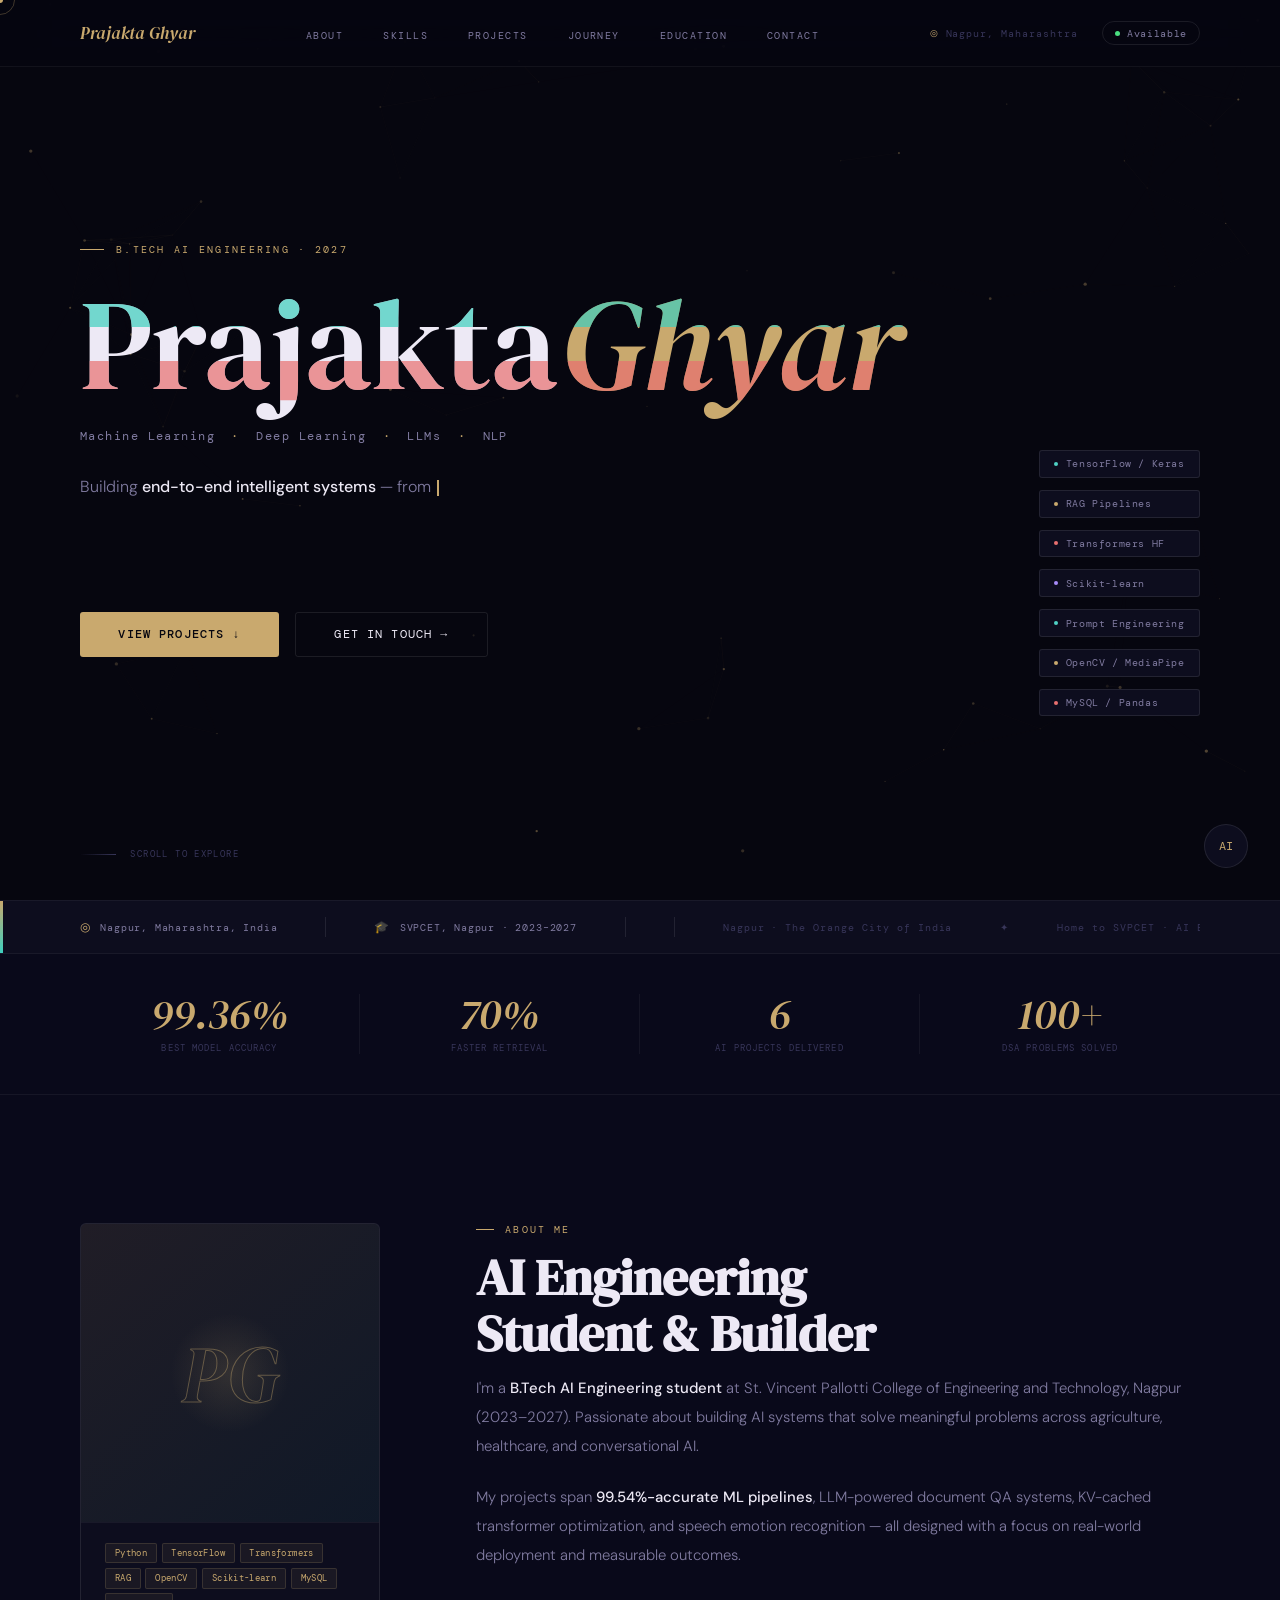
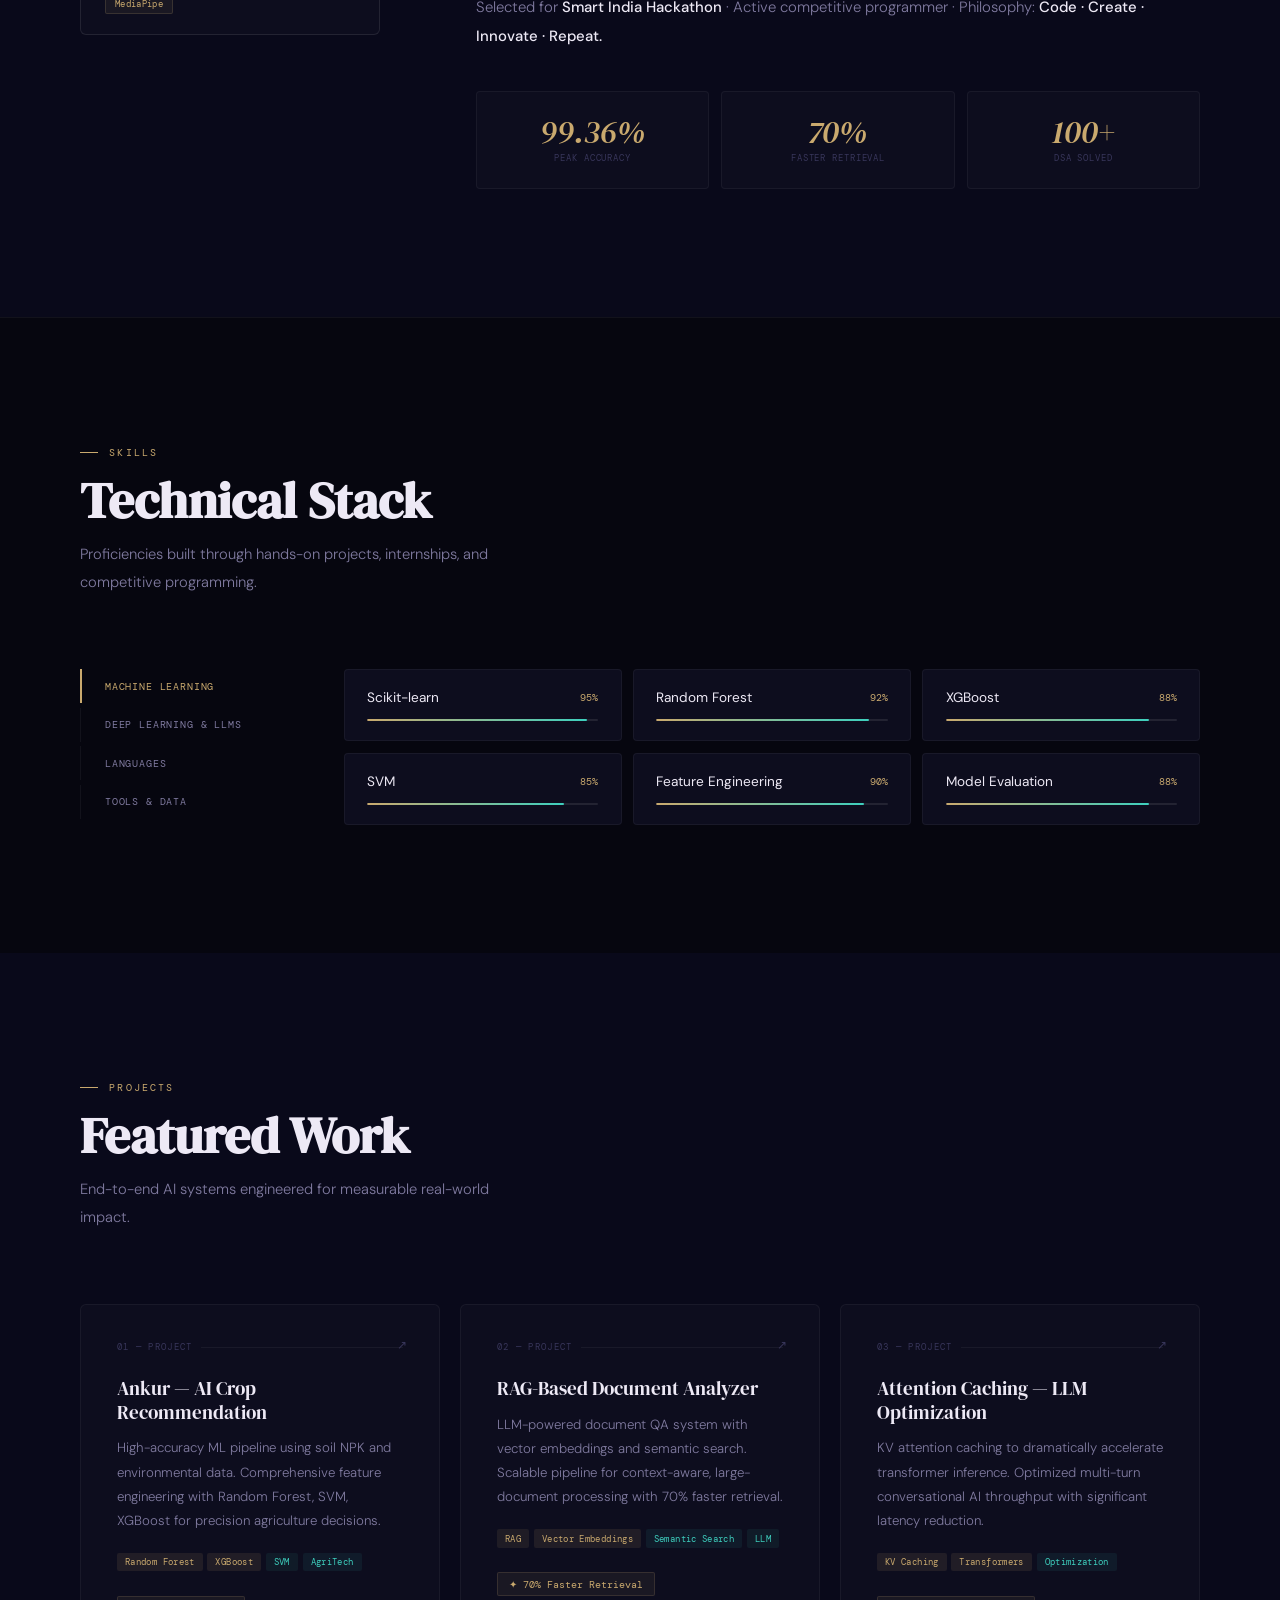
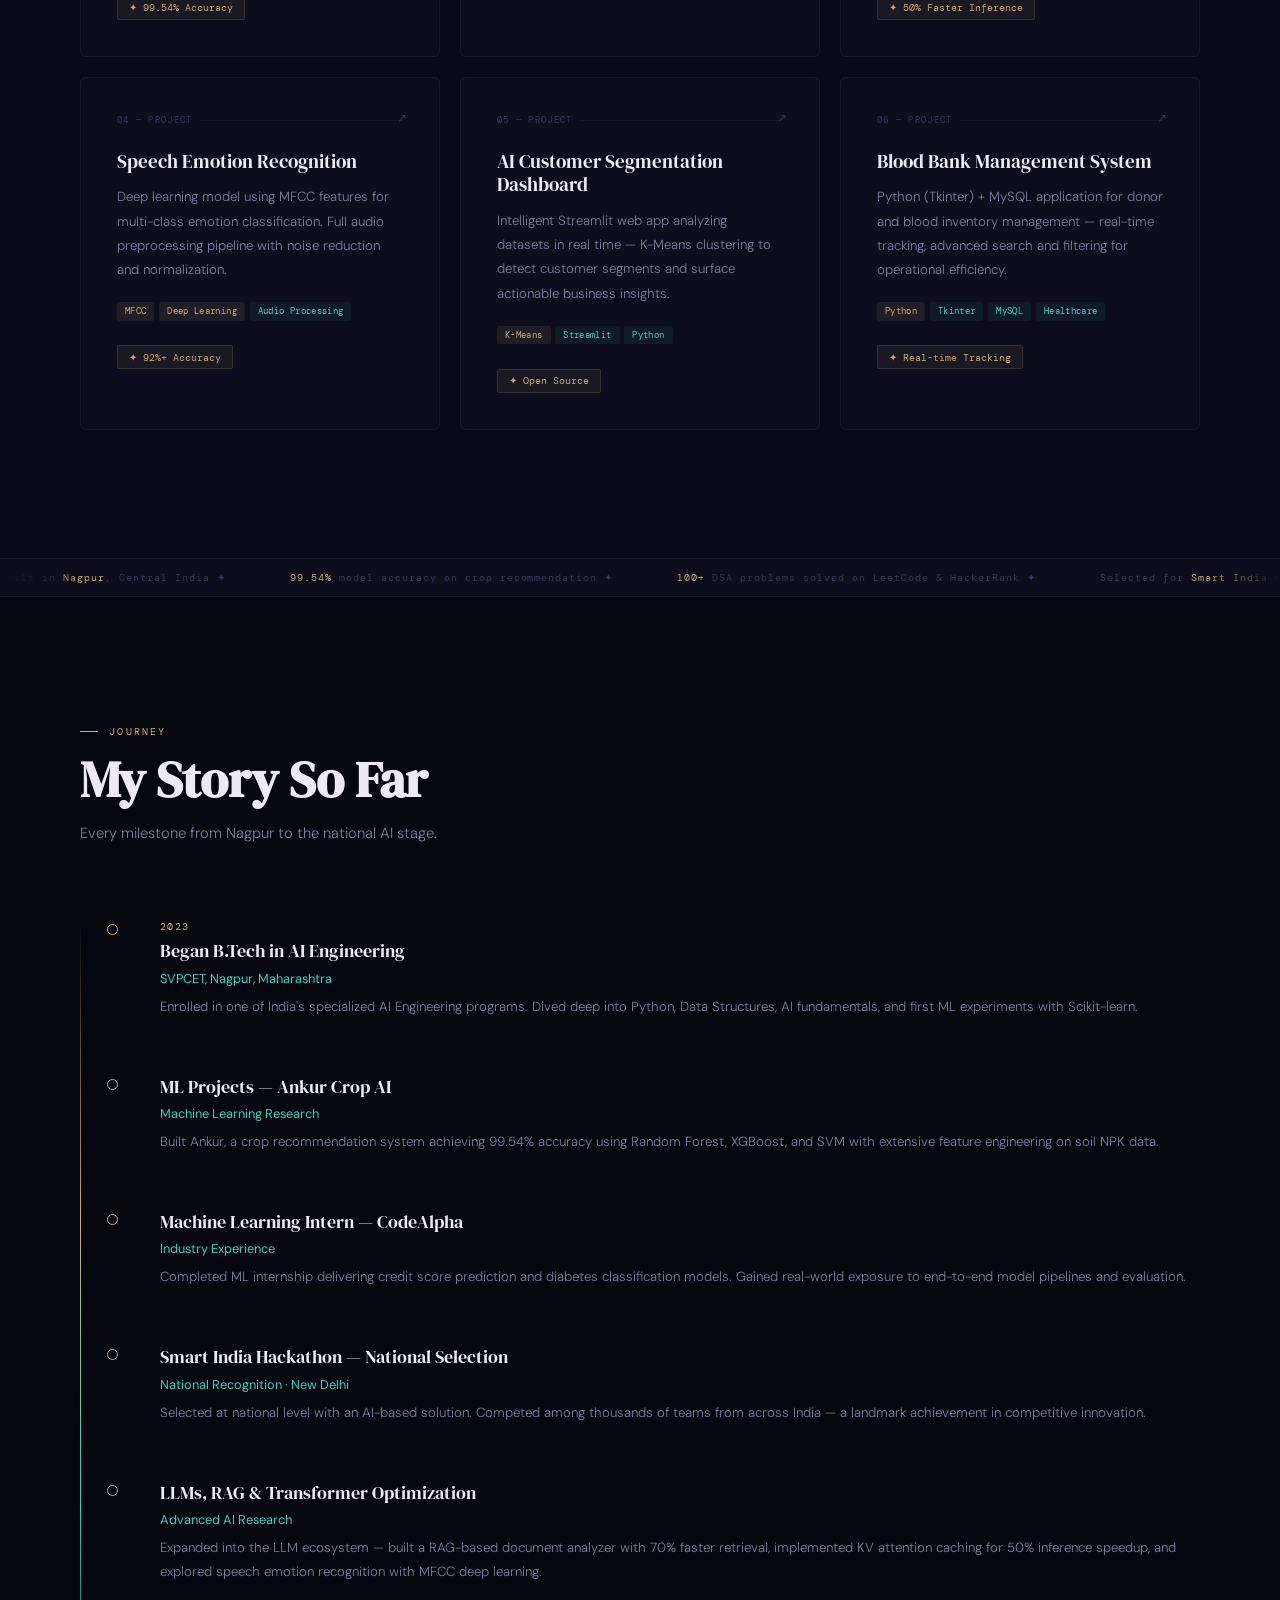
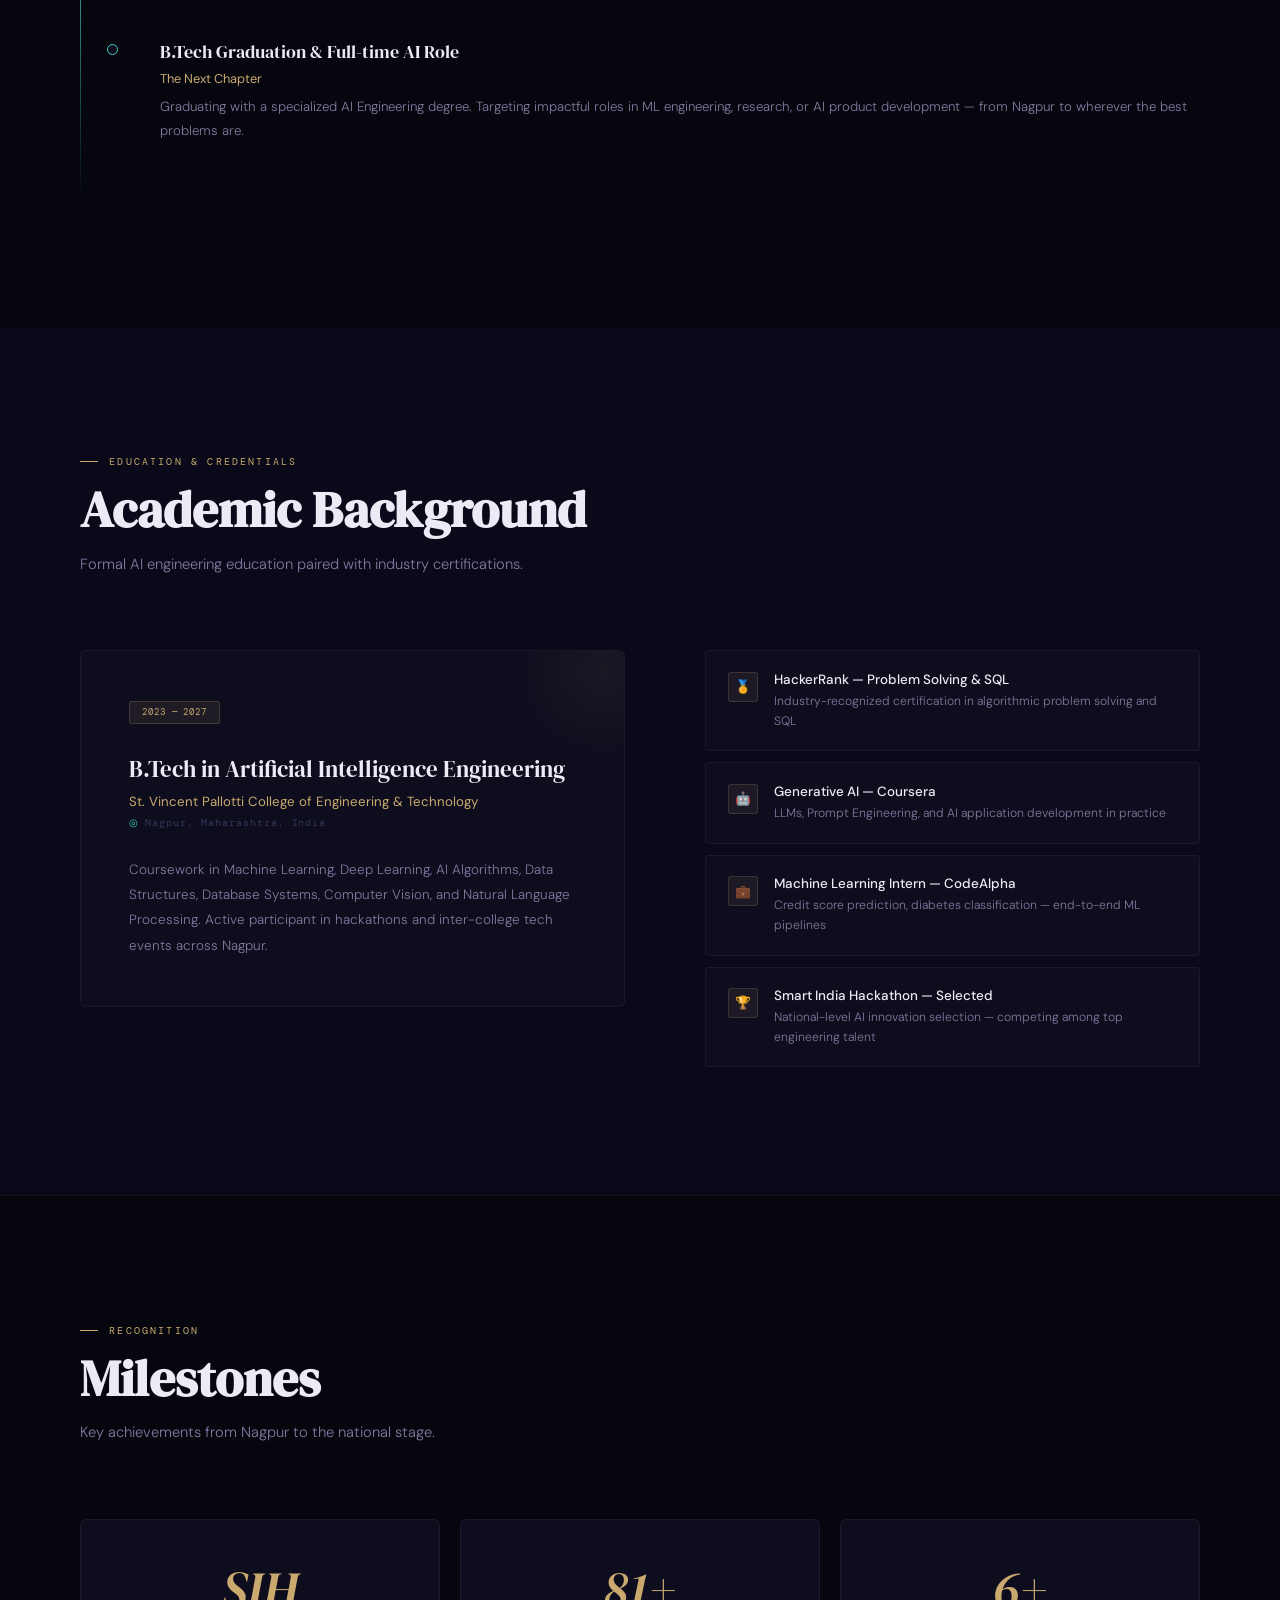
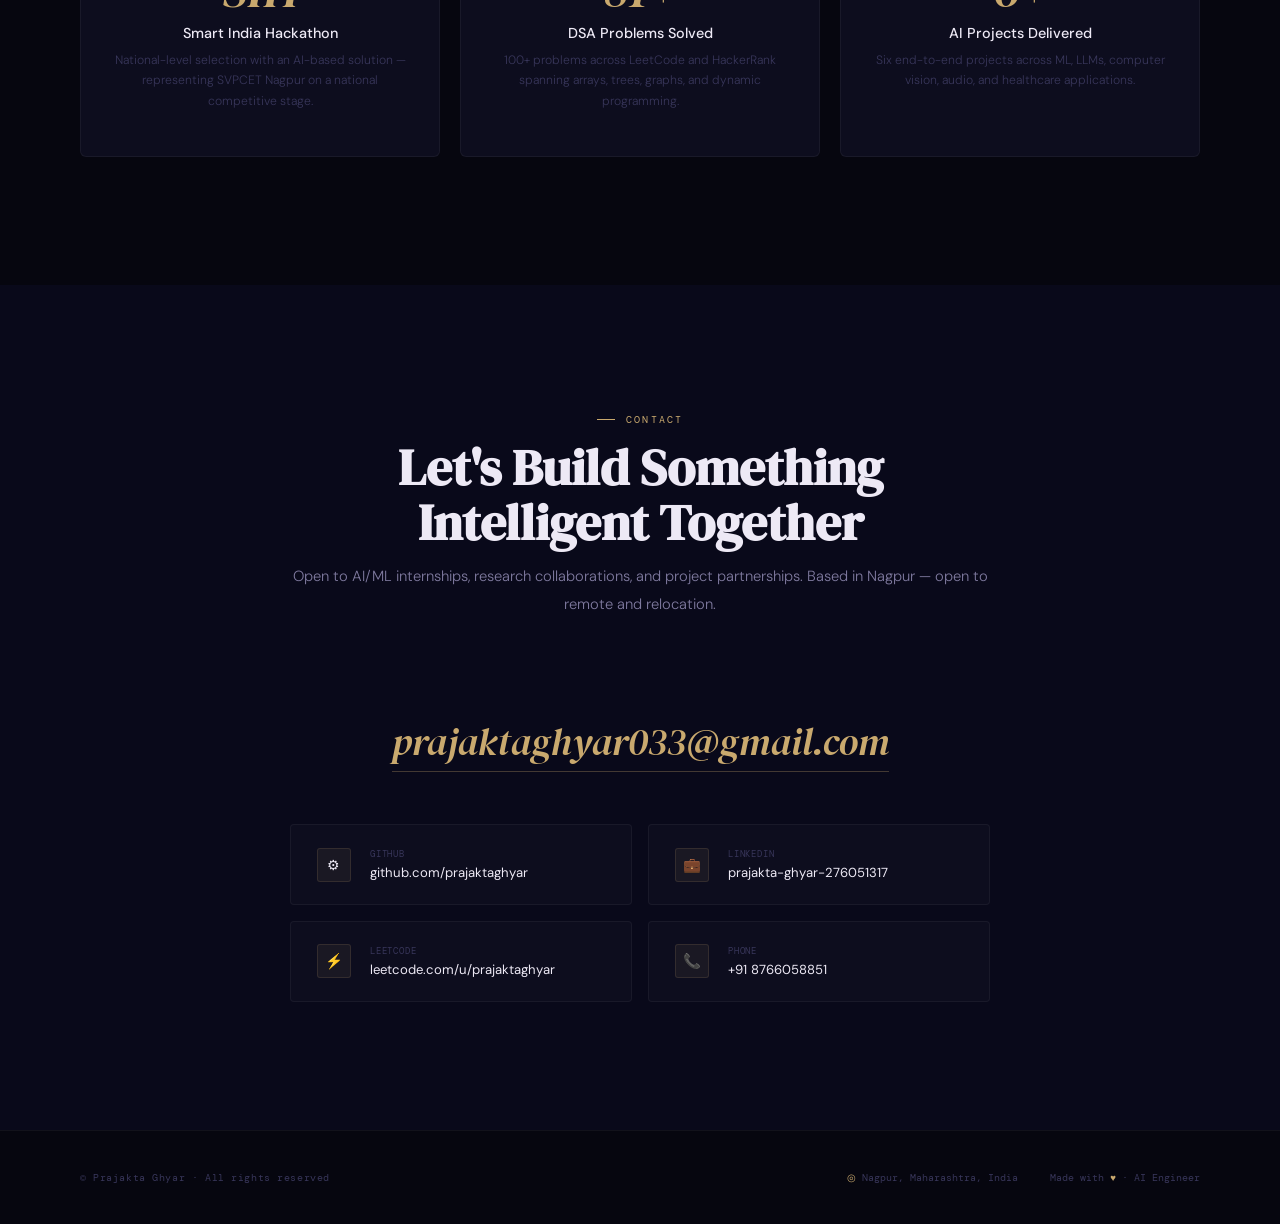
<file: index.html>
<!DOCTYPE html>
<html lang="en">
<head>
<meta charset="UTF-8"/>
<meta name="viewport" content="width=device-width,initial-scale=1.0"/>
<title>Prajakta Ghyar — AI Engineer · Nagpur</title>
<link href="https://fonts.googleapis.com/css2?family=DM+Serif+Display:ital@0;1&family=DM+Mono:wght@300;400;500&family=DM+Sans:ital,wght@0,300;0,400;0,500;0,600;1,300&display=swap" rel="stylesheet"/>
<link rel="stylesheet" href="styles.css"/>
</head>
<body>

<div id="progress"></div>
<canvas id="bgc"></canvas>
<div id="cur-d"></div>
<div id="cur-r"></div>

<!-- NAV -->
<nav id="navbar">
  <a href="#home" class="nav-logo">Prajakta Ghyar</a>
  <ul class="nav-links">
    <li><a href="#about">About</a></li>
    <li><a href="#skills">Skills</a></li>
    <li><a href="#projects">Projects</a></li>
    <li><a href="#timeline">Journey</a></li>
    <li><a href="#education">Education</a></li>
    <li><a href="#connect">Contact</a></li>
  </ul>
  <div class="nav-right">
    <div class="nav-loc">Nagpur, Maharashtra</div>
    <div class="status-pill"><div class="sdot"></div>Available</div>
  </div>
</nav>

<!-- HERO -->
<section class="hero" id="home">
  <div class="hero-inner">
    <div class="hero-eyebrow">
      <span></span>
      B.Tech AI Engineering · 2027
    </div>

    <div class="hero-name">
      <div class="glitch-wrap">
        <div class="glitch-text" data-text="Prajakta">Prajakta</div>
      </div>
      <div class="glitch-wrap">
        <div class="glitch-text italic" data-text="Ghyar">Ghyar</div>
      </div>
    </div>

    <div class="hero-role">Machine Learning <span class="sep">·</span> Deep Learning <span class="sep">·</span> LLMs <span class="sep">·</span> NLP</div>

    <div class="typewriter-wrap" id="tw-wrap"><span id="tw-text"></span><span id="tw-cursor"></span></div>

    <div class="hero-actions">
      <a href="#projects" class="btn-mag btn-primary-mag" id="view-proj-btn"><span>View Projects ↓</span></a>
      <a href="mailto:prajaktaghyar033@gmail.com" class="btn-mag btn-ghost-mag"><span>Get in Touch →</span></a>
    </div>
  </div>

  <!-- floating tech tags -->
  <div class="hero-float">
    <div class="ftag"><span class="dot" style="background:#4fd1c5"></span>TensorFlow / Keras</div>
    <div class="ftag"><span class="dot" style="background:#c9a96e"></span>RAG Pipelines</div>
    <div class="ftag"><span class="dot" style="background:#e87070"></span>Transformers HF</div>
    <div class="ftag"><span class="dot" style="background:#a78bfa"></span>Scikit-learn</div>
    <div class="ftag"><span class="dot" style="background:#4fd1c5"></span>Prompt Engineering</div>
    <div class="ftag"><span class="dot" style="background:#c9a96e"></span>OpenCV / MediaPipe</div>
    <div class="ftag"><span class="dot" style="background:#e87070"></span>MySQL / Pandas</div>
  </div>

  <div class="hero-scroll">Scroll to explore</div>
</section>

<!-- LOCATION BANNER -->
<div class="loc-banner">
  <div class="loc-item"><span class="icon">◎</span> Nagpur, Maharashtra, India</div>
  <div class="loc-divider"></div>
  <div class="loc-item"><span class="icon">🎓</span> SVPCET, Nagpur · 2023–2027</div>
  <div class="loc-divider"></div>
  <div class="loc-divider"></div>
  <div class="loc-ticker">
    <div class="loc-ticker-inner">
      <span>Nagpur · The Orange City of India</span>
      <span>✦</span>
      <span>Home to SVPCET · AI Engineering Pioneer</span>
      <span>✦</span>
      <span>Central India's Rising Tech Talent</span>
      <span>✦</span>
      <span>Building AI that solves real problems</span>
      <span>✦</span>
      <span>Nagpur · The Orange City of India</span>
      <span>✦</span>
      <span>Home to SVPCET · AI Engineering Pioneer</span>
      <span>✦</span>
      <span>Central India's Rising Tech Talent</span>
      <span>✦</span>
      <span>Building AI that solves real problems</span>
      <span>✦</span>
    </div>
  </div>
</div>

<!-- STATS BAR -->
<div class="stats-bar">
  <div class="stat-item rv">
    <div class="stat-val" data-target="99.54" data-suffix="%">0%</div>
    <div class="stat-label">Best Model Accuracy</div>
  </div>
  <div class="stat-item rv d1">
    <div class="stat-val" data-target="70" data-suffix="%">0%</div>
    <div class="stat-label">Faster Retrieval</div>
  </div>
  <div class="stat-item rv d2">
    <div class="stat-val" data-target="6" data-suffix="">0</div>
    <div class="stat-label">AI Projects Delivered</div>
  </div>
  <div class="stat-item rv d3">
    <div class="stat-val" data-target="100" data-suffix="+">0+</div>
    <div class="stat-label">DSA Problems Solved</div>
  </div>
</div>

<!-- ABOUT -->
<section id="about">
  <div class="about-grid">
    <div class="rv">
      <div class="about-card">
        <div class="about-card-top">
          <div class="about-glow"></div>
          <div class="about-initials">PG</div>
        </div>
        <div class="about-card-footer">
          <div class="chip-row">
            <span class="chip">Python</span><span class="chip">TensorFlow</span><span class="chip">Transformers</span>
            <span class="chip">RAG</span><span class="chip">OpenCV</span><span class="chip">Scikit-learn</span>
            <span class="chip">MySQL</span><span class="chip">MediaPipe</span>
          </div>
        </div>
      </div>
    </div>
    <div class="about-text rv d1">
      <div class="s-eyebrow">About Me</div>
      <h2 class="s-title">AI Engineering<br>Student &amp; Builder</h2>
      <p>I'm a <strong>B.Tech AI Engineering student</strong> at St. Vincent Pallotti College of Engineering and Technology, Nagpur (2023–2027). Passionate about building AI systems that solve meaningful problems across agriculture, healthcare, and conversational AI.</p>
      <p>My projects span <strong>99.54%-accurate ML pipelines</strong>, LLM-powered document QA systems, KV-cached transformer optimization, and speech emotion recognition — all designed with a focus on real-world deployment and measurable outcomes.</p>
      <p>Selected for <strong>Smart India Hackathon</strong> · Active competitive programmer · Philosophy: <strong>Code · Create · Innovate · Repeat.</strong></p>
      <div class="about-metrics">
        <div class="amet rv d1"><div class="amet-val" data-target="99.54" data-suffix="%">0%</div><div class="amet-key">Peak Accuracy</div></div>
        <div class="amet rv d2"><div class="amet-val" data-target="70" data-suffix="%">0%</div><div class="amet-key">Faster Retrieval</div></div>
        <div class="amet rv d3"><div class="amet-val" data-target="100" data-suffix="+">0+</div><div class="amet-key">DSA Solved</div></div>
      </div>
    </div>
  </div>
</section>

<div class="dv"></div>

<!-- SKILLS -->
<section id="skills">
  <div class="s-eyebrow rv">Skills</div>
  <h2 class="s-title rv">Technical Stack</h2>
  <p class="s-sub rv">Proficiencies built through hands-on projects, internships, and competitive programming.</p>
  <div class="skills-layout">
    <div class="skill-nav rv">
      <button class="snav-btn active" data-tab="ml">Machine Learning</button>
      <button class="snav-btn" data-tab="dl">Deep Learning &amp; LLMs</button>
      <button class="snav-btn" data-tab="lang">Languages</button>
      <button class="snav-btn" data-tab="tools">Tools &amp; Data</button>
    </div>
    <div>
      <div class="tab-panel active" id="tab-ml">
        <div class="skills-grid">
          <div class="sk rv"><div class="sk-top"><span class="sk-name">Scikit-learn</span><span class="sk-pct">95%</span></div><div class="sk-bar"><div class="sk-fill" data-w="95"></div></div></div>
          <div class="sk rv d1"><div class="sk-top"><span class="sk-name">Random Forest</span><span class="sk-pct">92%</span></div><div class="sk-bar"><div class="sk-fill" data-w="92"></div></div></div>
          <div class="sk rv d2"><div class="sk-top"><span class="sk-name">XGBoost</span><span class="sk-pct">88%</span></div><div class="sk-bar"><div class="sk-fill" data-w="88"></div></div></div>
          <div class="sk rv"><div class="sk-top"><span class="sk-name">SVM</span><span class="sk-pct">85%</span></div><div class="sk-bar"><div class="sk-fill" data-w="85"></div></div></div>
          <div class="sk rv d1"><div class="sk-top"><span class="sk-name">Feature Engineering</span><span class="sk-pct">90%</span></div><div class="sk-bar"><div class="sk-fill" data-w="90"></div></div></div>
          <div class="sk rv d2"><div class="sk-top"><span class="sk-name">Model Evaluation</span><span class="sk-pct">88%</span></div><div class="sk-bar"><div class="sk-fill" data-w="88"></div></div></div>
        </div>
      </div>
      <div class="tab-panel" id="tab-dl">
        <div class="skills-grid">
          <div class="sk rv"><div class="sk-top"><span class="sk-name">TensorFlow / Keras</span><span class="sk-pct">88%</span></div><div class="sk-bar"><div class="sk-fill" data-w="88"></div></div></div>
          <div class="sk rv d1"><div class="sk-top"><span class="sk-name">Transformers (HF)</span><span class="sk-pct">82%</span></div><div class="sk-bar"><div class="sk-fill" data-w="82"></div></div></div>
          <div class="sk rv d2"><div class="sk-top"><span class="sk-name">RAG Pipelines</span><span class="sk-pct">85%</span></div><div class="sk-bar"><div class="sk-fill" data-w="85"></div></div></div>
          <div class="sk rv"><div class="sk-top"><span class="sk-name">Prompt Engineering</span><span class="sk-pct">87%</span></div><div class="sk-bar"><div class="sk-fill" data-w="87"></div></div></div>
          <div class="sk rv d1"><div class="sk-top"><span class="sk-name">KV Attention Caching</span><span class="sk-pct">78%</span></div><div class="sk-bar"><div class="sk-fill" data-w="78"></div></div></div>
          <div class="sk rv d2"><div class="sk-top"><span class="sk-name">MFCC / Audio ML</span><span class="sk-pct">80%</span></div><div class="sk-bar"><div class="sk-fill" data-w="80"></div></div></div>
        </div>
      </div>
      <div class="tab-panel" id="tab-lang">
        <div class="skills-grid">
          <div class="sk rv"><div class="sk-top"><span class="sk-name">Python</span><span class="sk-pct">95%</span></div><div class="sk-bar"><div class="sk-fill" data-w="95"></div></div></div>
          <div class="sk rv d1"><div class="sk-top"><span class="sk-name">Java</span><span class="sk-pct">80%</span></div><div class="sk-bar"><div class="sk-fill" data-w="80"></div></div></div>
          <div class="sk rv d2"><div class="sk-top"><span class="sk-name">C</span><span class="sk-pct">75%</span></div><div class="sk-bar"><div class="sk-fill" data-w="75"></div></div></div>
          <div class="sk rv"><div class="sk-top"><span class="sk-name">JavaScript</span><span class="sk-pct">70%</span></div><div class="sk-bar"><div class="sk-fill" data-w="70"></div></div></div>
          <div class="sk rv d1"><div class="sk-top"><span class="sk-name">SQL</span><span class="sk-pct">82%</span></div><div class="sk-bar"><div class="sk-fill" data-w="82"></div></div></div>
          <div class="sk rv d2"><div class="sk-top"><span class="sk-name">HTML / CSS</span><span class="sk-pct">72%</span></div><div class="sk-bar"><div class="sk-fill" data-w="72"></div></div></div>
        </div>
      </div>
      <div class="tab-panel" id="tab-tools">
        <div class="skills-grid">
          <div class="sk rv"><div class="sk-top"><span class="sk-name">Pandas / NumPy</span><span class="sk-pct">93%</span></div><div class="sk-bar"><div class="sk-fill" data-w="93"></div></div></div>
          <div class="sk rv d1"><div class="sk-top"><span class="sk-name">OpenCV</span><span class="sk-pct">80%</span></div><div class="sk-bar"><div class="sk-fill" data-w="80"></div></div></div>
          <div class="sk rv d2"><div class="sk-top"><span class="sk-name">MediaPipe</span><span class="sk-pct">78%</span></div><div class="sk-bar"><div class="sk-fill" data-w="78"></div></div></div>
          <div class="sk rv"><div class="sk-top"><span class="sk-name">MySQL</span><span class="sk-pct">85%</span></div><div class="sk-bar"><div class="sk-fill" data-w="85"></div></div></div>
          <div class="sk rv d1"><div class="sk-top"><span class="sk-name">Git / GitHub</span><span class="sk-pct">88%</span></div><div class="sk-bar"><div class="sk-fill" data-w="88"></div></div></div>
          <div class="sk rv d2"><div class="sk-top"><span class="sk-name">Jupyter / Colab</span><span class="sk-pct">92%</span></div><div class="sk-bar"><div class="sk-fill" data-w="92"></div></div></div>
        </div>
      </div>
    </div>
  </div>
</section>

<!-- PROJECTS -->
<section id="projects">
  <div class="s-eyebrow rv">Projects</div>
  <h2 class="s-title rv">Featured Work</h2>
  <p class="s-sub rv">End-to-end AI systems engineered for measurable real-world impact.</p>
  <div class="proj-grid">
    <div class="proj-card rv">
      <div class="proj-top-line"></div>
      <div class="proj-number">01 — PROJECT</div>
      <div class="proj-arrow">↗</div>
      <div class="proj-title">Ankur — AI Crop Recommendation</div>
      <div class="proj-desc">High-accuracy ML pipeline using soil NPK and environmental data. Comprehensive feature engineering with Random Forest, SVM, XGBoost for precision agriculture decisions.</div>
      <div class="proj-tags"><span class="ptag ptag-a">Random Forest</span><span class="ptag ptag-a">XGBoost</span><span class="ptag ptag-t">SVM</span><span class="ptag ptag-t">AgriTech</span></div>
      <div class="proj-badge">✦ 99.54% Accuracy</div>
    </div>
    <div class="proj-card rv d1">
      <div class="proj-top-line"></div>
      <div class="proj-number">02 — PROJECT</div>
      <div class="proj-arrow">↗</div>
      <div class="proj-title">RAG-Based Document Analyzer</div>
      <div class="proj-desc">LLM-powered document QA system with vector embeddings and semantic search. Scalable pipeline for context-aware, large-document processing with 70% faster retrieval.</div>
      <div class="proj-tags"><span class="ptag ptag-a">RAG</span><span class="ptag ptag-a">Vector Embeddings</span><span class="ptag ptag-t">Semantic Search</span><span class="ptag ptag-t">LLM</span></div>
      <div class="proj-badge">✦ 70% Faster Retrieval</div>
    </div>
    <div class="proj-card rv d2">
      <div class="proj-top-line"></div>
      <div class="proj-number">03 — PROJECT</div>
      <div class="proj-arrow">↗</div>
      <div class="proj-title">Attention Caching — LLM Optimization</div>
      <div class="proj-desc">KV attention caching to dramatically accelerate transformer inference. Optimized multi-turn conversational AI throughput with significant latency reduction.</div>
      <div class="proj-tags"><span class="ptag ptag-a">KV Caching</span><span class="ptag ptag-a">Transformers</span><span class="ptag ptag-t">Optimization</span></div>
      <div class="proj-badge">✦ 50% Faster Inference</div>
    </div>
    <div class="proj-card rv">
      <div class="proj-top-line"></div>
      <div class="proj-number">04 — PROJECT</div>
      <div class="proj-arrow">↗</div>
      <div class="proj-title">Speech Emotion Recognition</div>
      <div class="proj-desc">Deep learning model using MFCC features for multi-class emotion classification. Full audio preprocessing pipeline with noise reduction and normalization.</div>
      <div class="proj-tags"><span class="ptag ptag-a">MFCC</span><span class="ptag ptag-a">Deep Learning</span><span class="ptag ptag-t">Audio Processing</span></div>
      <div class="proj-badge">✦ 92%+ Accuracy</div>
    </div>
    <div class="proj-card rv d1">
      <div class="proj-top-line"></div>
      <div class="proj-number">05 — PROJECT</div>
      <div class="proj-arrow">↗</div>
      <div class="proj-title">AI Customer Segmentation Dashboard</div>
      <div class="proj-desc">Intelligent Streamlit web app analyzing datasets in real time — K-Means clustering to detect customer segments and surface actionable business insights.</div>
      <div class="proj-tags"><span class="ptag ptag-a">K-Means</span><span class="ptag ptag-t">Streamlit</span><span class="ptag ptag-t">Python</span></div>
      <div class="proj-badge">✦ Open Source</div>
    </div>
    <div class="proj-card rv d2">
      <div class="proj-top-line"></div>
      <div class="proj-number">06 — PROJECT</div>
      <div class="proj-arrow">↗</div>
      <div class="proj-title">Blood Bank Management System</div>
      <div class="proj-desc">Python (Tkinter) + MySQL application for donor and blood inventory management — real-time tracking, advanced search and filtering for operational efficiency.</div>
      <div class="proj-tags"><span class="ptag ptag-a">Python</span><span class="ptag ptag-t">Tkinter</span><span class="ptag ptag-t">MySQL</span><span class="ptag ptag-t">Healthcare</span></div>
      <div class="proj-badge">✦ Real-time Tracking</div>
    </div>
  </div>
</section>

<!-- FUN FACT STRIP -->
<div class="fun-strip">
  <div class="fun-inner">
    <span>Built in <b>Nagpur</b>, Central India ✦</span>
    <span><b>99.54%</b> model accuracy on crop recommendation ✦</span>
    <span><b>100+</b> DSA problems solved on LeetCode &amp; HackerRank ✦</span>
    <span>Selected for <b>Smart India Hackathon</b> ✦</span>
    <span>Exploring <b>LLMs · RAG · Transformers</b> daily ✦</span>
    <span>SVPCET Nagpur · AI Engineering <b>Class of 2027</b> ✦</span>
    <span>From the <b>Orange City</b> to the global AI stage ✦</span>
    <span>Built in <b>Nagpur</b>, Central India ✦</span>
    <span><b>99.54%</b> model accuracy on crop recommendation ✦</span>
    <span><b>100+</b> DSA problems solved on LeetCode &amp; HackerRank ✦</span>
    <span>Selected for <b>Smart India Hackathon</b> ✦</span>
    <span>Exploring <b>LLMs · RAG · Transformers</b> daily ✦</span>
    <span>SVPCET Nagpur · AI Engineering <b>Class of 2027</b> ✦</span>
    <span>From the <b>Orange City</b> to the global AI stage ✦</span>
  </div>
</div>

<!-- JOURNEY TIMELINE -->
<section id="timeline">
  <div class="s-eyebrow rv">Journey</div>
  <h2 class="s-title rv">My Story So Far</h2>
  <p class="s-sub rv">Every milestone from Nagpur to the national AI stage.</p>
  <div class="timeline-wrap">
    <div class="tl-item rv">
      <div class="tl-dot"></div>
      <div class="tl-year">2023</div>
      <div class="tl-title">Began B.Tech in AI Engineering</div>
      <div class="tl-sub">SVPCET, Nagpur, Maharashtra</div>
      <div class="tl-body">Enrolled in one of India's specialized AI Engineering programs. Dived deep into Python, Data Structures, AI fundamentals, and first ML experiments with Scikit-learn.</div>
    </div>
    <div class="tl-item rv d1">
      <div class="tl-dot"></div>
      <div class="tl-title">ML Projects — Ankur Crop AI</div>
      <div class="tl-sub">Machine Learning Research</div>
      <div class="tl-body">Built Ankur, a crop recommendation system achieving 99.54% accuracy using Random Forest, XGBoost, and SVM with extensive feature engineering on soil NPK data.</div>
    </div>
    <div class="tl-item rv d2">
      <div class="tl-dot"></div>
      <div class="tl-title">Machine Learning Intern — CodeAlpha</div>
      <div class="tl-sub">Industry Experience</div>
      <div class="tl-body">Completed ML internship delivering credit score prediction and diabetes classification models. Gained real-world exposure to end-to-end model pipelines and evaluation.</div>
    </div>
    <div class="tl-item rv d3">
      <div class="tl-dot"></div>
      <div class="tl-title">Smart India Hackathon — National Selection</div>
      <div class="tl-sub">National Recognition · New Delhi</div>
      <div class="tl-body">Selected at national level with an AI-based solution. Competed among thousands of teams from across India — a landmark achievement in competitive innovation.</div>
    </div>
    <div class="tl-item rv">
      <div class="tl-dot"></div>
      <div class="tl-title">LLMs, RAG &amp; Transformer Optimization</div>
      <div class="tl-sub">Advanced AI Research</div>
      <div class="tl-body">Expanded into the LLM ecosystem — built a RAG-based document analyzer with 70% faster retrieval, implemented KV attention caching for 50% inference speedup, and explored speech emotion recognition with MFCC deep learning.</div>
    </div>
    <div class="tl-item rv d1">
      <div class="tl-dot" style="border-color:var(--teal)"></div>
      <div class="tl-title">B.Tech Graduation &amp; Full-time AI Role</div>
      <div class="tl-sub" style="color:var(--gold)">The Next Chapter</div>
      <div class="tl-body">Graduating with a specialized AI Engineering degree. Targeting impactful roles in ML engineering, research, or AI product development — from Nagpur to wherever the best problems are.</div>
    </div>
  </div>
</section>

<!-- EDUCATION -->
<section id="education">
  <div class="s-eyebrow rv">Education &amp; Credentials</div>
  <h2 class="s-title rv">Academic Background</h2>
  <p class="s-sub rv">Formal AI engineering education paired with industry certifications.</p>
  <div class="edu-grid">
    <div class="edu-main rv">
      <div class="edu-badge">2023 — 2027</div>
      <div class="edu-degree">B.Tech in Artificial Intelligence Engineering</div>
      <div class="edu-school">St. Vincent Pallotti College of Engineering &amp; Technology</div>
      <div class="edu-loc">Nagpur, Maharashtra, India</div>
      <p class="edu-body">Coursework in Machine Learning, Deep Learning, AI Algorithms, Data Structures, Database Systems, Computer Vision, and Natural Language Processing. Active participant in hackathons and inter-college tech events across Nagpur.</p>
    </div>
    <div class="certs rv d1">
      <div class="cert"><div class="cert-ico">🏅</div><div><div class="cert-name">HackerRank — Problem Solving &amp; SQL</div><div class="cert-sub">Industry-recognized certification in algorithmic problem solving and SQL</div></div></div>
      <div class="cert"><div class="cert-ico">🤖</div><div><div class="cert-name">Generative AI — Coursera</div><div class="cert-sub">LLMs, Prompt Engineering, and AI application development in practice</div></div></div>
      <div class="cert"><div class="cert-ico">💼</div><div><div class="cert-name">Machine Learning Intern — CodeAlpha</div><div class="cert-sub">Credit score prediction, diabetes classification — end-to-end ML pipelines</div></div></div>
      <div class="cert"><div class="cert-ico">🏆</div><div><div class="cert-name">Smart India Hackathon — Selected</div><div class="cert-sub">National-level AI innovation selection — competing among top engineering talent</div></div></div>
    </div>
  </div>
</section>

<div class="dv"></div>

<!-- ACHIEVEMENTS -->
<section id="achievements">
  <div class="s-eyebrow rv">Recognition</div>
  <h2 class="s-title rv">Milestones</h2>
  <p class="s-sub rv">Key achievements from Nagpur to the national stage.</p>
  <div class="ach-grid">
    <div class="ach rv">
      <div class="ach-val">SIH</div>
      <div class="ach-title">Smart India Hackathon</div>
      <div class="ach-desc">National-level selection with an AI-based solution — representing SVPCET Nagpur on a national competitive stage.</div>
    </div>
    <div class="ach rv d1">
      <div class="ach-val" data-count="100">0</div>
      <div class="ach-title">DSA Problems Solved</div>
      <div class="ach-desc">100+ problems across LeetCode and HackerRank spanning arrays, trees, graphs, and dynamic programming.</div>
    </div>
    <div class="ach rv d2">
      <div class="ach-val">6+</div>
      <div class="ach-title">AI Projects Delivered</div>
      <div class="ach-desc">Six end-to-end projects across ML, LLMs, computer vision, audio, and healthcare applications.</div>
    </div>
  </div>
</section>

<!-- CONNECT -->
<section id="connect">
  <div class="connect-center">
    <div class="s-eyebrow rv">Contact</div>
    <h2 class="s-title rv">Let's Build Something<br>Intelligent Together</h2>
    <p class="s-sub rv" style="max-width:100%;margin-left:auto;margin-right:auto">Open to AI/ML internships, research collaborations, and project partnerships. Based in Nagpur — open to remote and relocation.</p>
    <a href="mailto:prajaktaghyar033@gmail.com" class="connect-email rv">prajaktaghyar033@gmail.com</a>
    <div class="connect-grid rv">
      <a href="https://github.com/prajaktaghyar" target="_blank" rel="noopener" class="cl"><div class="cl-ico">⚙</div><div><div class="cl-label">GitHub</div><div class="cl-val">github.com/prajaktaghyar</div></div></a>
      <a href="https://www.linkedin.com/in/prajakta-ghyar-276051317/" target="_blank" rel="noopener" class="cl"><div class="cl-ico">💼</div><div><div class="cl-label">LinkedIn</div><div class="cl-val">prajakta-ghyar-276051317</div></div></a>
      <a href="https://leetcode.com/u/prajaktaghyar/" target="_blank" rel="noopener" class="cl"><div class="cl-ico">⚡</div><div><div class="cl-label">LeetCode</div><div class="cl-val">leetcode.com/u/prajaktaghyar</div></div></a>
      <a href="tel:+918766058851" class="cl"><div class="cl-ico">📞</div><div><div class="cl-label">Phone</div><div class="cl-val">+91 8766058851</div></div></a>
    </div>
  </div>
</section>

<!-- FOOTER -->
<footer>
  <div class="f-copy">© Prajakta Ghyar · All rights reserved</div>
  <div class="f-right">
    <div class="f-loc">Nagpur, Maharashtra, India</div>
    <div class="f-made">Made with <span>♥</span> · AI Engineer</div>
  </div>
</footer>

<!-- AI CONSOLE EASTER EGG -->
<div id="console-trig" title="Chat with Prajakta's AI">AI</div>
<div id="ai-console">
  <div class="console-head">
    <div class="console-title">prajakta.ai terminal</div>
    <button class="console-close" id="console-close-btn">✕</button>
  </div>
  <div class="console-body" id="console-body">
    <div class="console-msg ai"><span>prajakta.ai $</span> Hello! Ask me anything about Prajakta's skills, projects, or background. 👋</div>
  </div>
  <div class="console-input-row">
    <span style="font-family:var(--mono);font-size:.65rem;color:var(--text3)">›</span>
    <input id="console-input" type="text" placeholder="Type a question..." autocomplete="off"/>
    <button class="console-send" id="console-send-btn">↵</button>
  </div>
</div>

<script src="main.js"></script>
</body>
</html>
</file>
<file: styles.css>
*,*::before,*::after{box-sizing:border-box;margin:0;padding:0}
:root{
  --bg:#06060f;
  --bg2:#09091a;
  --surface:#0d0d1e;
  --surface2:#111122;
  --border:rgba(255,255,255,0.05);
  --border2:rgba(255,255,255,0.09);
  --border3:rgba(255,255,255,0.16);
  --gold:#c9a96e;
  --gold2:#e8c87a;
  --gold3:rgba(201,169,110,0.12);
  --teal:#3ecfbe;
  --rose:#e87070;
  --text:#ede9f5;
  --text2:#807ba0;
  --text3:#38365a;
  --serif:'DM Serif Display',Georgia,serif;
  --mono:'DM Mono',monospace;
  --sans:'DM Sans',sans-serif;
}
html{scroll-behavior:smooth}
body{background:var(--bg);color:var(--text);font-family:var(--sans);overflow-x:hidden;cursor:none;-webkit-font-smoothing:antialiased}

/* ── SCROLL PROGRESS ── */
#progress{position:fixed;top:0;left:0;height:2px;background:linear-gradient(90deg,var(--gold),var(--teal));z-index:999;width:0%;transition:width .1s linear}

/* ── CUSTOM CURSOR ── */
#cur-d{width:6px;height:6px;background:var(--gold);border-radius:50%;position:fixed;pointer-events:none;z-index:9999;transform:translate(-50%,-50%)}
#cur-r{width:30px;height:30px;border:1px solid rgba(201,169,110,.3);border-radius:50%;position:fixed;pointer-events:none;z-index:9998;transform:translate(-50%,-50%);transition:transform .22s cubic-bezier(.22,1,.36,1),border-color .2s,width .2s,height .2s}
body.hov #cur-r{width:50px;height:50px;border-color:rgba(201,169,110,.6);transform:translate(-50%,-50%)}
body.click #cur-d{transform:translate(-50%,-50%) scale(3);opacity:0;transition:transform .3s,opacity .3s}

/* ── CANVAS ── */
#bgc{position:fixed;top:0;left:0;width:100%;height:100%;z-index:0;pointer-events:none}

/* ── NAV ── */
nav{position:fixed;top:0;left:0;right:0;z-index:300;display:flex;justify-content:space-between;align-items:center;padding:1.3rem 5rem;backdrop-filter:blur(30px) saturate(180%);background:rgba(6,6,15,0.8);border-bottom:.5px solid var(--border);transition:padding .3s}
nav.compact{padding:1rem 5rem}
.nav-logo{font-family:var(--serif);font-size:1.05rem;color:var(--gold);text-decoration:none;font-style:italic}
.nav-links{display:flex;gap:2.5rem;list-style:none}
.nav-links a{font-family:var(--mono);font-size:.65rem;color:var(--text2);text-decoration:none;letter-spacing:.14em;text-transform:uppercase;transition:color .25s;position:relative}
.nav-links a::after{content:'';position:absolute;bottom:-4px;left:0;width:0;height:1px;background:var(--gold);transition:width .35s cubic-bezier(.22,1,.36,1)}
.nav-links a:hover,.nav-links a.active{color:var(--gold)}
.nav-links a:hover::after,.nav-links a.active::after{width:100%}
.nav-right{display:flex;align-items:center;gap:1.5rem}
.nav-loc{font-family:var(--mono);font-size:.6rem;color:var(--text3);letter-spacing:.1em;display:flex;align-items:center;gap:.4rem}
.nav-loc::before{content:'◎';color:var(--gold);font-size:.55rem}
.status-pill{display:flex;align-items:center;gap:.45rem;font-family:var(--mono);font-size:.6rem;color:var(--text2);padding:.3rem .75rem;border:.5px solid var(--border2);border-radius:20px;letter-spacing:.07em}
.sdot{width:5px;height:5px;border-radius:50%;background:#4ade80;animation:pulse 2.4s infinite}
@keyframes pulse{0%,100%{box-shadow:0 0 0 0 rgba(74,222,128,.5)}60%{box-shadow:0 0 0 5px rgba(74,222,128,0)}}

/* ── HERO ── */
.hero{min-height:100vh;display:flex;align-items:center;padding:0 5rem;position:relative;z-index:1;overflow:hidden}
.hero-inner{max-width:900px;position:relative;z-index:2}

/* GLITCH TEXT */
.glitch-wrap{position:relative;display:inline-block}
.glitch-text{font-family:var(--serif);font-size:clamp(5rem,10vw,10.5rem);line-height:.88;color:var(--text);position:relative}
.glitch-text.italic{color:var(--gold);font-style:italic}
.glitch-text::before,.glitch-text::after{content:attr(data-text);position:absolute;top:0;left:0;width:100%}
.glitch-text::before{color:var(--teal);clip-path:polygon(0 0,100% 0,100% 35%,0 35%);animation:glitch-top 4s infinite 2s;opacity:.7}
.glitch-text::after{color:var(--rose);clip-path:polygon(0 65%,100% 65%,100% 100%,0 100%);animation:glitch-bot 4s infinite 2.3s;opacity:.7}
@keyframes glitch-top{0%,90%,100%{transform:none}92%{transform:translate(-2px,0)}94%{transform:translate(2px,0)}96%{transform:none}}
@keyframes glitch-bot{0%,90%,100%{transform:none}93%{transform:translate(2px,0)}95%{transform:translate(-2px,0)}97%{transform:none}}

.hero-eyebrow{font-family:var(--mono);font-size:.65rem;color:var(--gold);letter-spacing:.22em;text-transform:uppercase;margin-bottom:2rem;display:flex;align-items:center;gap:.75rem;opacity:0;animation:fu .7s .1s forwards}
.hero-eyebrow span{width:24px;height:1px;background:var(--gold);display:inline-block}
.hero-name{margin-bottom:1.75rem;opacity:0;animation:fu .9s .3s forwards}
.hero-role{font-family:var(--mono);font-size:.75rem;color:var(--text2);letter-spacing:.12em;margin-bottom:1.75rem;opacity:0;animation:fu .7s .55s forwards}
.hero-role .sep{color:var(--gold);margin:0 .5rem}

/* TYPEWRITER */
.typewriter-wrap{font-size:1rem;color:var(--text2);font-weight:300;line-height:1.9;max-width:540px;margin-bottom:3rem;opacity:0;animation:fu .7s .7s forwards;min-height:5.7rem}
.typewriter-wrap strong{color:var(--text);font-weight:500}
#tw-cursor{display:inline-block;width:2px;height:1em;background:var(--gold);vertical-align:middle;animation:blink 1s infinite;margin-left:2px}
@keyframes blink{0%,100%{opacity:1}50%{opacity:0}}

.hero-actions{display:flex;gap:1rem;flex-wrap:wrap;opacity:0;animation:fu .7s .9s forwards}

/* MAGNETIC BUTTON */
.btn-mag{display:inline-flex;align-items:center;gap:.55rem;padding:.9rem 2.4rem;font-family:var(--mono);font-size:.72rem;letter-spacing:.1em;text-transform:uppercase;border-radius:3px;text-decoration:none;cursor:none;position:relative;overflow:hidden;transition:transform .1s}
.btn-primary-mag{background:var(--gold);color:#06060f;font-weight:500;border:none}
.btn-primary-mag::before{content:'';position:absolute;inset:0;background:var(--gold2);transform:scaleX(0);transform-origin:left;transition:transform .35s cubic-bezier(.22,1,.36,1)}
.btn-primary-mag:hover::before{transform:scaleX(1)}
.btn-primary-mag span{position:relative;z-index:1}
.btn-ghost-mag{background:transparent;color:var(--text);border:.5px solid var(--border2)}
.btn-ghost-mag::before{content:'';position:absolute;inset:0;background:rgba(201,169,110,.08);transform:scaleX(0);transform-origin:left;transition:transform .35s cubic-bezier(.22,1,.36,1)}
.btn-ghost-mag:hover{border-color:rgba(201,169,110,.3);color:var(--gold)}
.btn-ghost-mag:hover::before{transform:scaleX(1)}
.btn-ghost-mag span{position:relative;z-index:1}

/* HERO FLOATING TAGS */
.hero-float{position:absolute;right:5rem;top:50%;transform:translateY(-50%);display:flex;flex-direction:column;gap:.75rem;opacity:0;animation:fu .8s 1.2s forwards}
.ftag{font-family:var(--mono);font-size:.62rem;padding:.4rem .9rem;background:var(--surface);border:.5px solid var(--border2);border-radius:3px;color:var(--text2);letter-spacing:.06em;display:flex;align-items:center;gap:.5rem;transition:border-color .3s,color .3s}
.ftag:hover{border-color:rgba(201,169,110,.3);color:var(--gold)}
.ftag .dot{width:4px;height:4px;border-radius:50%;flex-shrink:0}
.hero-scroll{position:absolute;bottom:2.5rem;left:5rem;display:flex;align-items:center;gap:.9rem;font-family:var(--mono);font-size:.58rem;color:var(--text3);letter-spacing:.15em;text-transform:uppercase;animation:bob 3s ease-in-out infinite}
.hero-scroll::before{content:'';display:block;width:36px;height:1px;background:linear-gradient(to right,transparent,var(--text3))}
@keyframes fu{from{opacity:0;transform:translateY(22px)}to{opacity:1;transform:translateY(0)}}
@keyframes bob{0%,100%{transform:translateY(0)}50%{transform:translateY(6px)}}

/* ── LOCATION BANNER ── */
.loc-banner{background:var(--surface);border-top:.5px solid var(--border);border-bottom:.5px solid var(--border);padding:1rem 5rem;display:flex;align-items:center;gap:3rem;position:relative;z-index:1;overflow:hidden}
.loc-banner::before{content:'';position:absolute;left:0;top:0;bottom:0;width:3px;background:linear-gradient(to bottom,var(--gold),var(--teal))}
.loc-item{display:flex;align-items:center;gap:.6rem;font-family:var(--mono);font-size:.63rem;color:var(--text2);letter-spacing:.08em;white-space:nowrap}
.loc-item .icon{color:var(--gold);font-size:.75rem}
.loc-divider{width:1px;height:20px;background:var(--border2);flex-shrink:0}
.loc-ticker{flex:1;overflow:hidden;position:relative}
.loc-ticker-inner{display:flex;gap:3rem;animation:ticker 25s linear infinite;white-space:nowrap}
.loc-ticker-inner span{font-family:var(--mono);font-size:.6rem;color:var(--text3);letter-spacing:.1em;flex-shrink:0}
@keyframes ticker{from{transform:translateX(0)}to{transform:translateX(-50%)}}

/* ── STATS ── */
.stats-bar{background:var(--bg2);border-bottom:.5px solid var(--border);padding:2.5rem 5rem;display:grid;grid-template-columns:repeat(4,1fr);position:relative;z-index:1}
.stat-item{text-align:center;padding:0 1.5rem;border-right:.5px solid var(--border)}
.stat-item:last-child{border-right:none}
.stat-val{font-family:var(--serif);font-size:2.6rem;color:var(--gold);line-height:1;margin-bottom:.4rem;font-style:italic}
.stat-label{font-family:var(--mono);font-size:.58rem;color:var(--text3);letter-spacing:.12em;text-transform:uppercase}

/* ── SECTION COMMON ── */
section{padding:8rem 5rem;position:relative;z-index:1}
.s-eyebrow{font-family:var(--mono);font-size:.62rem;color:var(--gold);letter-spacing:.22em;text-transform:uppercase;margin-bottom:.9rem;display:flex;align-items:center;gap:.7rem}
.s-eyebrow::before{content:'';display:inline-block;width:18px;height:1px;background:var(--gold)}
.s-title{font-family:var(--serif);font-size:clamp(2.2rem,4vw,3.2rem);color:var(--text);line-height:1.08;margin-bottom:.8rem}
.s-sub{font-size:.92rem;color:var(--text2);max-width:460px;line-height:1.9;margin-bottom:4.5rem;font-weight:300}

/* ── ABOUT ── */
#about{background:var(--bg2)}
.about-grid{display:grid;grid-template-columns:300px 1fr;gap:6rem;align-items:start}
.about-card{background:var(--surface);border:.5px solid var(--border2);border-radius:6px;overflow:hidden}
.about-card-top{background:linear-gradient(140deg,rgba(201,169,110,.1) 0%,rgba(62,207,190,.06) 100%);padding:3.5rem 2rem;display:flex;align-items:center;justify-content:center;position:relative;aspect-ratio:1}
.about-initials{font-family:var(--serif);font-size:5rem;color:transparent;-webkit-text-stroke:1px rgba(201,169,110,.4);font-style:italic;user-select:none}
.about-glow{position:absolute;width:120px;height:120px;border-radius:50%;background:radial-gradient(circle,rgba(201,169,110,.15),transparent 70%);animation:breathe 3s ease-in-out infinite}
@keyframes breathe{0%,100%{transform:scale(1)}50%{transform:scale(1.3)}}
.about-card-footer{padding:1.25rem 1.5rem;border-top:.5px solid var(--border)}
.chip-row{display:flex;flex-wrap:wrap;gap:.3rem}
.chip{font-family:var(--mono);font-size:.56rem;padding:.2rem .55rem;background:rgba(201,169,110,.07);color:var(--gold);border:.5px solid rgba(201,169,110,.18);border-radius:2px;letter-spacing:.04em;transition:background .2s}
.chip:hover{background:rgba(201,169,110,.15)}
.about-text p{font-size:.93rem;color:var(--text2);line-height:1.95;margin-bottom:1.4rem;font-weight:300}
.about-text strong{color:var(--text);font-weight:500}
.about-metrics{display:grid;grid-template-columns:repeat(3,1fr);gap:.75rem;margin-top:2.5rem}
.amet{background:var(--surface);border:.5px solid var(--border);border-radius:4px;padding:1.5rem 1.25rem;text-align:center;transition:border-color .3s,transform .3s}
.amet:hover{border-color:rgba(201,169,110,.3);transform:translateY(-3px)}
.amet-val{font-family:var(--serif);font-size:2rem;color:var(--gold);line-height:1;margin-bottom:.3rem;font-style:italic}
.amet-key{font-family:var(--mono);font-size:.56rem;color:var(--text3);letter-spacing:.1em;text-transform:uppercase}

/* ── SKILLS ── */
#skills{overflow:hidden}
.skills-layout{display:grid;grid-template-columns:200px 1fr;gap:4rem;align-items:start}
.skill-nav{display:flex;flex-direction:column;gap:.3rem;position:sticky;top:8rem}
.snav-btn{font-family:var(--mono);font-size:.65rem;letter-spacing:.08em;text-transform:uppercase;padding:.65rem 1rem .65rem 1.5rem;background:transparent;border:none;border-left:.5px solid var(--border);color:var(--text2);cursor:none;text-align:left;transition:all .25s;position:relative}
.snav-btn::before{content:'';position:absolute;left:-1px;top:0;bottom:0;width:0;background:var(--gold);transition:width .3s cubic-bezier(.22,1,.36,1)}
.snav-btn.active{color:var(--gold);border-left-color:var(--gold)}
.snav-btn.active::before{width:2px}
.snav-btn:hover{color:var(--text)}
.tab-panel{display:none}.tab-panel.active{display:block}
.skills-grid{display:grid;grid-template-columns:repeat(auto-fill,minmax(210px,1fr));gap:.7rem}
.sk{background:var(--surface);border:.5px solid var(--border);border-radius:4px;padding:1.2rem 1.4rem;transition:border-color .3s,transform .3s;position:relative;overflow:hidden}
.sk::after{content:'';position:absolute;bottom:0;left:0;height:1.5px;width:0;background:linear-gradient(90deg,var(--gold),var(--teal));transition:width .4s cubic-bezier(.22,1,.36,1)}
.sk:hover{border-color:rgba(201,169,110,.2);transform:translateY(-2px)}
.sk:hover::after{width:100%}
.sk-top{display:flex;justify-content:space-between;align-items:center;margin-bottom:.8rem}
.sk-name{font-size:.85rem;font-weight:400;color:var(--text)}
.sk-pct{font-family:var(--mono);font-size:.62rem;color:var(--gold)}
.sk-bar{height:2px;background:var(--border2);border-radius:1px;overflow:hidden}
.sk-fill{height:100%;background:linear-gradient(90deg,var(--gold),var(--teal));border-radius:1px;width:0;transition:width 1.5s cubic-bezier(.22,1,.36,1)}

/* ── PROJECTS ── */
#projects{background:var(--bg2)}
.proj-grid{display:grid;grid-template-columns:repeat(auto-fit,minmax(330px,1fr));gap:1.25rem}
.proj-card{background:var(--surface);border:.5px solid var(--border);border-radius:6px;padding:2.25rem;position:relative;overflow:hidden;text-decoration:none;color:inherit;display:block;transition:border-color .35s,transform .35s;cursor:none}
.proj-card::before{content:'';position:absolute;top:0;left:-100%;width:100%;height:100%;background:linear-gradient(105deg,transparent 40%,rgba(201,169,110,.04) 50%,transparent 60%);transition:left .6s ease}
.proj-card:hover{border-color:rgba(201,169,110,.28);transform:translateY(-5px)}
.proj-card:hover::before{left:100%}
.proj-top-line{position:absolute;top:0;left:0;right:0;height:1px;background:linear-gradient(90deg,transparent,var(--gold),transparent);opacity:0;transition:opacity .4s}
.proj-card:hover .proj-top-line{opacity:1}
.proj-number{font-family:var(--mono);font-size:.58rem;color:var(--text3);letter-spacing:.14em;margin-bottom:1.5rem;display:flex;align-items:center;gap:.5rem}
.proj-number::after{content:'';flex:1;height:.5px;background:var(--border)}
.proj-arrow{position:absolute;top:2rem;right:2rem;font-family:var(--mono);font-size:.75rem;color:var(--text3);transition:all .3s}
.proj-card:hover .proj-arrow{color:var(--gold);transform:translate(3px,-3px)}
.proj-title{font-family:var(--serif);font-size:1.18rem;color:var(--text);margin-bottom:.75rem;line-height:1.25}
.proj-desc{font-size:.83rem;color:var(--text2);line-height:1.82;margin-bottom:1.25rem;font-weight:300}
.proj-tags{display:flex;flex-wrap:wrap;gap:.3rem;margin-bottom:1.5rem}
.ptag{font-family:var(--mono);font-size:.56rem;padding:.2rem .5rem;border-radius:2px;letter-spacing:.04em}
.ptag-a{background:rgba(201,169,110,.1);color:var(--gold)}
.ptag-t{background:rgba(62,207,190,.07);color:var(--teal)}
.proj-badge{display:inline-flex;align-items:center;gap:.4rem;font-family:var(--mono);font-size:.62rem;color:var(--gold);background:rgba(201,169,110,.07);border:.5px solid rgba(201,169,110,.16);padding:.28rem .7rem;border-radius:2px}

/* ── TIMELINE ── */
#timeline{overflow:hidden}
.timeline-wrap{position:relative;padding-left:2rem}
.timeline-wrap::before{content:'';position:absolute;left:0;top:0;bottom:0;width:.5px;background:linear-gradient(to bottom,transparent,var(--gold),var(--teal),transparent)}
.tl-item{position:relative;padding:0 0 3.5rem 3rem;opacity:0;transform:translateX(-20px);transition:opacity .7s ease,transform .7s ease}
.tl-item.in{opacity:1;transform:none}
.tl-dot{position:absolute;left:-5.25px;top:4px;width:11px;height:11px;border-radius:50%;background:var(--bg2);border:1.5px solid var(--gold);transition:background .3s}
.tl-item:hover .tl-dot{background:var(--gold)}
.tl-year{font-family:var(--mono);font-size:.6rem;color:var(--gold);letter-spacing:.14em;text-transform:uppercase;margin-bottom:.4rem}
.tl-title{font-family:var(--serif);font-size:1.1rem;color:var(--text);margin-bottom:.4rem}
.tl-sub{font-size:.8rem;color:var(--teal);margin-bottom:.5rem;font-weight:400}
.tl-body{font-size:.83rem;color:var(--text2);line-height:1.8;font-weight:300}

/* ── EDUCATION ── */
#education{background:var(--bg2)}
.edu-grid{display:grid;grid-template-columns:1.1fr 1fr;gap:5rem;align-items:start}
.edu-main{background:var(--surface);border:.5px solid var(--border);border-radius:6px;padding:3rem;position:relative;overflow:hidden}
.edu-main::after{content:'';position:absolute;top:-80px;right:-80px;width:200px;height:200px;border-radius:50%;background:radial-gradient(circle,rgba(201,169,110,.07),transparent 70%)}
.edu-badge{font-family:var(--mono);font-size:.58rem;padding:.28rem .75rem;background:rgba(201,169,110,.1);color:var(--gold);border:.5px solid rgba(201,169,110,.2);border-radius:2px;display:inline-block;margin-bottom:2rem;letter-spacing:.1em}
.edu-degree{font-family:var(--serif);font-size:1.45rem;color:var(--text);margin-bottom:.55rem;line-height:1.2}
.edu-school{font-size:.83rem;color:var(--gold);font-weight:400;margin-bottom:.4rem}
.edu-loc{font-family:var(--mono);font-size:.6rem;color:var(--text3);letter-spacing:.1em;margin-bottom:1.75rem;display:flex;align-items:center;gap:.4rem}
.edu-loc::before{content:'◎';color:var(--teal)}
.edu-body{font-size:.84rem;color:var(--text2);line-height:1.88;font-weight:300}
.certs{display:flex;flex-direction:column;gap:.7rem}
.cert{display:flex;align-items:flex-start;gap:1rem;padding:1.2rem 1.4rem;background:var(--surface);border:.5px solid var(--border);border-radius:4px;transition:border-color .3s,transform .3s}
.cert:hover{border-color:rgba(201,169,110,.2);transform:translateX(4px)}
.cert-ico{width:30px;height:30px;border-radius:3px;background:rgba(201,169,110,.09);border:.5px solid rgba(201,169,110,.18);display:flex;align-items:center;justify-content:center;font-size:.8rem;flex-shrink:0;margin-top:1px}
.cert-name{font-size:.84rem;font-weight:500;color:var(--text);margin-bottom:.28rem}
.cert-sub{font-size:.76rem;color:var(--text2);line-height:1.6;font-weight:300}

/* ── FUN FACT TICKER ── */
.fun-strip{background:var(--surface);border-top:.5px solid var(--border);border-bottom:.5px solid var(--border);padding:.75rem 0;overflow:hidden;position:relative;z-index:1}
.fun-strip::before,.fun-strip::after{content:'';position:absolute;top:0;bottom:0;width:80px;z-index:2}
.fun-strip::before{left:0;background:linear-gradient(to right,var(--surface),transparent)}
.fun-strip::after{right:0;background:linear-gradient(to left,var(--surface),transparent)}
.fun-inner{display:flex;gap:4rem;animation:mscroll 30s linear infinite;white-space:nowrap}
.fun-inner span{font-family:var(--mono);font-size:.62rem;color:var(--text3);letter-spacing:.1em;flex-shrink:0}
.fun-inner span b{color:var(--gold);font-weight:400}
@keyframes mscroll{from{transform:translateX(0)}to{transform:translateX(-50%)}}

/* ── ACHIEVEMENTS ── */
.ach-grid{display:grid;grid-template-columns:repeat(3,1fr);gap:1.25rem}
.ach{background:var(--surface);border:.5px solid var(--border);border-radius:6px;padding:2.75rem 2rem;text-align:center;transition:all .35s;position:relative;overflow:hidden;cursor:default}
.ach::before{content:'';position:absolute;bottom:0;left:0;right:0;height:1.5px;background:linear-gradient(90deg,transparent,var(--gold),transparent);transform:scaleX(0);transition:transform .45s cubic-bezier(.22,1,.36,1)}
.ach:hover{transform:translateY(-5px);border-color:rgba(201,169,110,.2)}
.ach:hover::before{transform:scaleX(1)}
.ach-val{font-family:var(--serif);font-size:3.2rem;color:var(--gold);margin-bottom:.55rem;line-height:1;font-style:italic}
.ach-title{font-size:.9rem;font-weight:500;color:var(--text);margin-bottom:.45rem}
.ach-desc{font-size:.76rem;color:var(--text3);line-height:1.7;font-weight:300}

/* ── CONNECT ── */
#connect{background:var(--bg2)}
.connect-center{max-width:700px;margin:0 auto;text-align:center}
.connect-center .s-eyebrow{justify-content:center}
.connect-email{display:inline-block;font-family:var(--serif);font-size:clamp(1.5rem,3vw,2.4rem);font-style:italic;color:var(--gold);text-decoration:none;margin:1.5rem 0 3.5rem;position:relative;transition:opacity .3s}
.connect-email::after{content:'';position:absolute;bottom:-3px;left:0;width:100%;height:.5px;background:rgba(201,169,110,.3);transition:background .3s}
.connect-email:hover{opacity:.8}
.connect-email:hover::after{background:var(--gold)}
.connect-grid{display:grid;grid-template-columns:repeat(2,1fr);gap:1rem}
.cl{display:flex;align-items:center;gap:1.2rem;padding:1.4rem 1.6rem;background:var(--surface);border:.5px solid var(--border);border-radius:4px;text-decoration:none;color:var(--text);transition:border-color .3s,transform .3s;text-align:left}
.cl:hover{border-color:rgba(201,169,110,.25);transform:translateY(-2px)}
.cl-ico{width:34px;height:34px;border-radius:3px;background:rgba(201,169,110,.07);border:.5px solid rgba(201,169,110,.14);display:flex;align-items:center;justify-content:center;font-size:.9rem;flex-shrink:0;transition:background .3s}
.cl:hover .cl-ico{background:rgba(201,169,110,.14)}
.cl-label{font-family:var(--mono);font-size:.56rem;color:var(--text3);letter-spacing:.1em;text-transform:uppercase;margin-bottom:.22rem}
.cl-val{font-size:.82rem;color:var(--text)}

/* ── AI CONSOLE ── */
#console-trig{position:fixed;bottom:2rem;right:2rem;z-index:400;width:44px;height:44px;border-radius:50%;background:var(--surface);border:.5px solid var(--border2);display:flex;align-items:center;justify-content:center;cursor:none;font-family:var(--mono);font-size:.75rem;color:var(--gold);transition:all .3s;animation:float-btn 3s ease-in-out infinite}
#console-trig:hover{border-color:var(--gold);background:rgba(201,169,110,.1);transform:scale(1.1)}
@keyframes float-btn{0%,100%{transform:translateY(0)}50%{transform:translateY(-4px)}}
#ai-console{position:fixed;bottom:5.5rem;right:2rem;z-index:400;width:320px;background:var(--surface);border:.5px solid var(--border2);border-radius:8px;overflow:hidden;display:none;box-shadow:0 20px 60px rgba(0,0,0,.6)}
#ai-console.open{display:block;animation:slide-up .35s cubic-bezier(.22,1,.36,1)}
@keyframes slide-up{from{opacity:0;transform:translateY(16px)}to{opacity:1;transform:none}}
.console-head{padding:.85rem 1.25rem;border-bottom:.5px solid var(--border);display:flex;align-items:center;justify-content:space-between}
.console-title{font-family:var(--mono);font-size:.65rem;color:var(--gold);letter-spacing:.1em;display:flex;align-items:center;gap:.5rem}
.console-title::before{content:'>';color:var(--text3)}
.console-close{font-family:var(--mono);font-size:.7rem;color:var(--text3);cursor:none;transition:color .2s;background:none;border:none}
.console-close:hover{color:var(--rose)}
.console-body{padding:1rem 1.25rem;max-height:220px;overflow-y:auto}
.console-body::-webkit-scrollbar{width:2px}
.console-body::-webkit-scrollbar-thumb{background:var(--gold)}
.console-msg{font-family:var(--mono);font-size:.68rem;line-height:1.7;margin-bottom:.5rem}
.console-msg.ai{color:var(--text2)}
.console-msg.ai span{color:var(--teal)}
.console-msg.user{color:var(--gold)}
.console-msg.user span{color:var(--text3)}
.console-input-row{border-top:.5px solid var(--border);padding:.75rem 1.25rem;display:flex;gap:.5rem;align-items:center}
#console-input{flex:1;background:transparent;border:none;outline:none;font-family:var(--mono);font-size:.68rem;color:var(--text);caret-color:var(--gold)}
#console-input::placeholder{color:var(--text3)}
.console-send{font-family:var(--mono);font-size:.6rem;color:var(--gold);background:none;border:none;cursor:none;padding:.2rem .4rem;transition:opacity .2s}
.console-send:hover{opacity:.7}

/* ── FOOTER ── */
footer{padding:2.5rem 5rem;border-top:.5px solid var(--border);display:flex;justify-content:space-between;align-items:center;position:relative;z-index:1}
.f-copy{font-family:var(--mono);font-size:.6rem;color:var(--text3);letter-spacing:.06em}
.f-right{display:flex;align-items:center;gap:2rem}
.f-loc{font-family:var(--mono);font-size:.6rem;color:var(--text3);display:flex;align-items:center;gap:.4rem}
.f-loc::before{content:'◎';color:var(--gold)}
.f-made{font-family:var(--mono);font-size:.6rem;color:var(--text3)}
.f-made span{color:var(--gold)}

/* ── REVEAL ── */
.rv{opacity:0;transform:translateY(20px);transition:opacity .7s ease,transform .7s ease}
.rv.in{opacity:1;transform:none}
.rv.d1{transition-delay:.1s}.rv.d2{transition-delay:.2s}.rv.d3{transition-delay:.3s}.rv.d4{transition-delay:.4s}

/* ── DIVIDER ── */
.dv{width:100%;height:.5px;background:var(--border);position:relative;z-index:1}
::-webkit-scrollbar{width:3px}
::-webkit-scrollbar-track{background:var(--bg)}
::-webkit-scrollbar-thumb{background:var(--gold);border-radius:2px}

/* ── RESPONSIVE ── */
@media(max-width:1100px){
  nav,.hero,.stats-bar,.loc-banner{padding-left:2.5rem;padding-right:2.5rem}
  section{padding-left:2.5rem;padding-right:2.5rem}
  .about-grid{grid-template-columns:1fr;gap:3rem}
  .about-card{max-width:320px}
  .skills-layout{grid-template-columns:1fr}
  .skill-nav{flex-direction:row;flex-wrap:wrap;position:static;margin-bottom:2rem}
  .snav-btn{border-left:none;border-bottom:.5px solid var(--border);padding:.6rem 1rem}
  .snav-btn.active{border-bottom-color:var(--gold)}
  .snav-btn.active::before{display:none}
  .edu-grid{grid-template-columns:1fr;gap:2.5rem}
  .ach-grid{grid-template-columns:1fr 1fr}
  .connect-grid{grid-template-columns:1fr}
  .hero-float{display:none}
  footer{flex-direction:column;gap:.75rem;text-align:center}
  .stats-bar{grid-template-columns:repeat(2,1fr)}
  .stat-item:nth-child(2){border-right:none}
}
@media(max-width:640px){
  nav{padding:.9rem 1.5rem}
  .nav-links,.nav-right{display:none}
  .hero,.stats-bar,.loc-banner,section{padding-left:1.5rem;padding-right:1.5rem}
  .ach-grid{grid-template-columns:1fr}
  .proj-grid{grid-template-columns:1fr}
  #progress{display:none}
}
</file>
